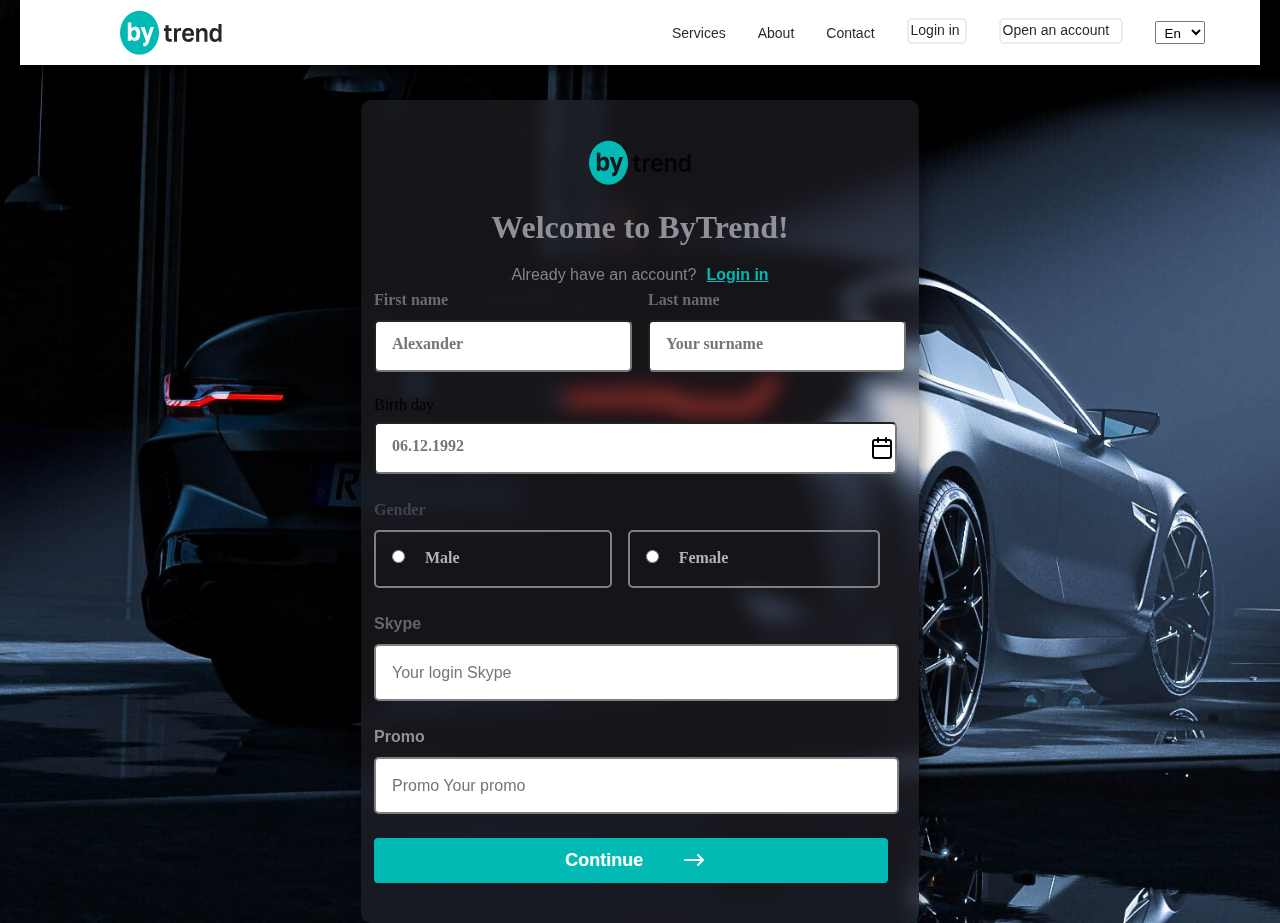
<file: index.html>
<!DOCTYPE html>
<html lang="en">
  <head>
    <meta charset="UTF-8" />
    <meta name="viewport" content="width=device-width, initial-scale=1.0" />
    <link rel="icon" href="./images/logo.svg" />
    <title>by trend</title>
    <link rel="stylesheet" href="./css/main.css" />
  </head>
  <body>
    <header>
      <nav>
        <div class="container">
          <div class="item_nav">
            <img src="./images/logo.svg" alt="logo" />
            <div class="nav_items">
              <ul>
                <li><a href="#">Services</a></li>
                <li><a href="./pages/about.html">About</a></li>
                <li><a href="#">Contact</a></li>
                <li class="login">
                  <svg
                    class="svg_icon"
                    xmlns="http://www.w3.org/2000/svg"
                    width="60"
                    height="26"
                    viewBox="0 0 60 26"
                    fill="none"
                  >
                    <path
                      d="M55.4386 1H4.5614C2.59449 1 1 2.63513 1 4.65217V21.3478C1 23.3649 2.59449 25 4.5614 25H55.4386C57.4055 25 59 23.3649 59 21.3478V4.65217C59 2.63513 57.4055 1 55.4386 1Z"
                      stroke="#D9D9D9"
                    />
                  </svg>
                  <a href="./pages/login_in.html">Login in</a>
                </li>
                <li class="login">
                  <svg
                    class="svg_icon"
                    xmlns="http://www.w3.org/2000/svg"
                    width="124"
                    height="26"
                    viewBox="0 0 124 26"
                    fill="none"
                  >
                    <path
                      d="M119.471 1H4.52893C2.57995 1 1 2.63513 1 4.65217V21.3478C1 23.3649 2.57995 25 4.52893 25H119.471C121.42 25 123 23.3649 123 21.3478V4.65217C123 2.63513 121.42 1 119.471 1Z"
                      stroke="#D9D9D9"
                    />
                  </svg>
                  <a href="./index.html">Open an account</a>
                </li>
                <li>
                  <form>
                    <select for="lang">
                      <option value="en">En</option>
                      <option value="ru">Ru</option>
                      <option value="uz">Uz</option>
                    </select>
                  </form>
                </li>
              </ul>
            </div>
          </div>
        </div>
      </nav>
    </header>
    <main>
      <section class="account">
        <div class="container">
          <div class="hero_main">
            <img src="./images/logo.svg" alt="logo" />
            <h1>Welcome to ByTrend!</h1>
            <p>
              Already have an account?<a href="./pages/login_in.html"
                >Login in</a
              >
            </p>
            <!-- FORM -->
            <form>
              <div class="form_fields">
                <div class="form_field">
                  <label for="text">First name</label>
                  <input
                    type="text"
                    name="text"
                    id="text"
                    placeholder="Alexander"
                    required
                  />
                </div>
                <div class="form_field">
                  <label for="text">Last name</label>
                  <input
                    type="text"
                    name="text"
                    id="text"
                    placeholder="Your surname"
                    required
                  />
                </div>
              </div>

              <div class="form_date">
                <label for="date">Birth day</label>
                <input
                  type="text"
                  name="date"
                  id="date"
                  placeholder="06.12.1992"
                  required
                />
                <img src="./images/calendar.svg" alt="calendar" />
              </div>

              <div class="gen">
                <h2>Gender</h2>
                <div class="form_genders">
                  <div class="form_gender">
                    <input type="radio" name="gender" id="male" required />
                    <label for="male">Male</label>
                  </div>
                  <div class="form_gender">
                    <input type="radio" name="gender" id="female" required />
                    <label for="female">Female</label>
                  </div>
                </div>
              </div>

              <div class="form_skype">
                <label for="skyp">Skype</label>
                <input
                  type="email"
                  name="skyp"
                  id="skyp"
                  placeholder="Your login Skype"
                  required
                />
              </div>

              <div class="form_promo">
                <label for="promo">Promo</label>
                <input
                  type="password"
                  name="promo"
                  id="promo"
                  placeholder="Promo Your promo"
                  required
                  minlength="8"
                  maxlength="10"
                />
              </div>

              <div class="form_submit">
                <button type="submit">
                  Continue
                  <img src="./images/Arrow Right 1 - 24px.svg" alt="righ" />
                </button>
              </div>
            </form>
          </div>
        </div>
      </section>
    </main>
  </body>
</html>
</file>
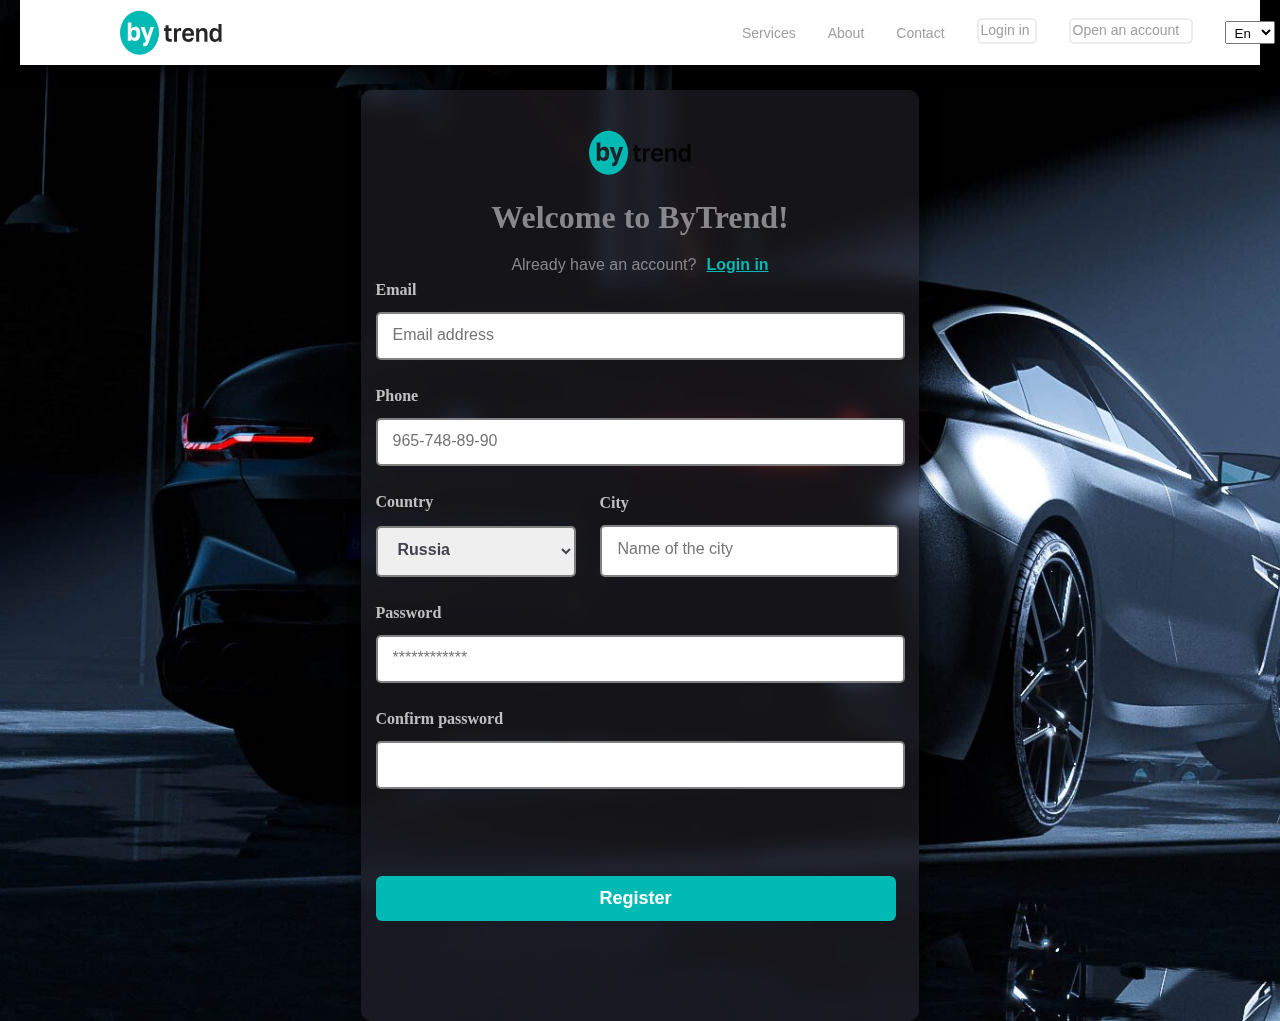
<file: pages/about.html>
<!DOCTYPE html>
<html lang="en">
  <head>
    <meta charset="UTF-8" />
    <meta name="viewport" content="width=device-width, initial-scale=1.0" />
    <link rel="icon" href="../images/logo.svg" />
    <title>by trend</title>
    <link rel="stylesheet" href="../css/about.css" />
  </head>
  <body>
    <header>
      <div class="container">
        <nav>
          <div class="item_nav">
            <img src="../images/logo.svg" alt="logo" />
            <div class="nav_items">
              <ul>
                <li><a href="#">Services</a></li>
                <li><a href="./about.html">About</a></li>
                <li><a href="#">Contact</a></li>
                <li class="login">
                  <svg
                    class="svg_icon"
                    xmlns="http://www.w3.org/2000/svg"
                    width="60"
                    height="26"
                    viewBox="0 0 60 26"
                    fill="none"
                  >
                    <path
                      d="M55.4386 1H4.5614C2.59449 1 1 2.63513 1 4.65217V21.3478C1 23.3649 2.59449 25 4.5614 25H55.4386C57.4055 25 59 23.3649 59 21.3478V4.65217C59 2.63513 57.4055 1 55.4386 1Z"
                      stroke="#D9D9D9"
                    />
                  </svg>
                  <a href="./login_in.html">Login in</a>
                </li>
                <li class="login">
                  <svg
                    class="svg_icon"
                    xmlns="http://www.w3.org/2000/svg"
                    width="124"
                    height="26"
                    viewBox="0 0 124 26"
                    fill="none"
                  >
                    <path
                      d="M119.471 1H4.52893C2.57995 1 1 2.63513 1 4.65217V21.3478C1 23.3649 2.57995 25 4.52893 25H119.471C121.42 25 123 23.3649 123 21.3478V4.65217C123 2.63513 121.42 1 119.471 1Z"
                      stroke="#D9D9D9"
                    />
                  </svg>
                  <a href="../index.html">Open an account</a>
                </li>
                <li>
                  <form>
                    <select for="lang">
                      <option value="en">En</option>
                      <option value="ru">Ru</option>
                      <option value="uz">Uz</option>
                    </select>
                  </form>
                </li>
              </ul>
            </div>
          </div>
        </nav>
      </div>
    </header>
    <main>
      <section>
        <div class="container">
          <div class="form_fields">
            <img src="../images/logo.svg" alt="logo" />
            <h1>Welcome to ByTrend!</h1>
            <p>
              Already have an account?<a href="./login_in.html">Login in</a>
            </p>

            <form>
              <label for="mail">Email</label>
              <input
                type="email"
                name="mail"
                id="mail"
                placeholder="Email address"
                required
              />

              <label for="phone">Phone</label>
              <input
                type="tel"
                name="phone"
                id="phone"
                placeholder="965-748-89-90"
                required
              />

              <div class="form_countrys">
                <div class="form_country">
                  <label for="country">Country</label>
                  <select name="country" id="country" required>
                    <option value="">Russia</option>
                    <option value="">English</option>
                    <option value="">Uzbekistan</option>
                  </select>
                </div>

                <div class="form_country">
                  <label for="text">City</label>
                  <input
                    type="text"
                    name="text"
                    id="text"
                    placeholder="Name of the city"
                    required
                  />
                </div>
              </div>

              <label for="password">Password</label>
              <input
                type="password"
                name="password"
                id="password"
                placeholder="************"
                required
              />
              <label for="password">Confirm password</label>
              <input type="password" name="password" id="password" required />
              <button type="submit">Register</button>
            </form>
          </div>
        </div>
      </section>
    </main>
  </body>
</html>
</file>
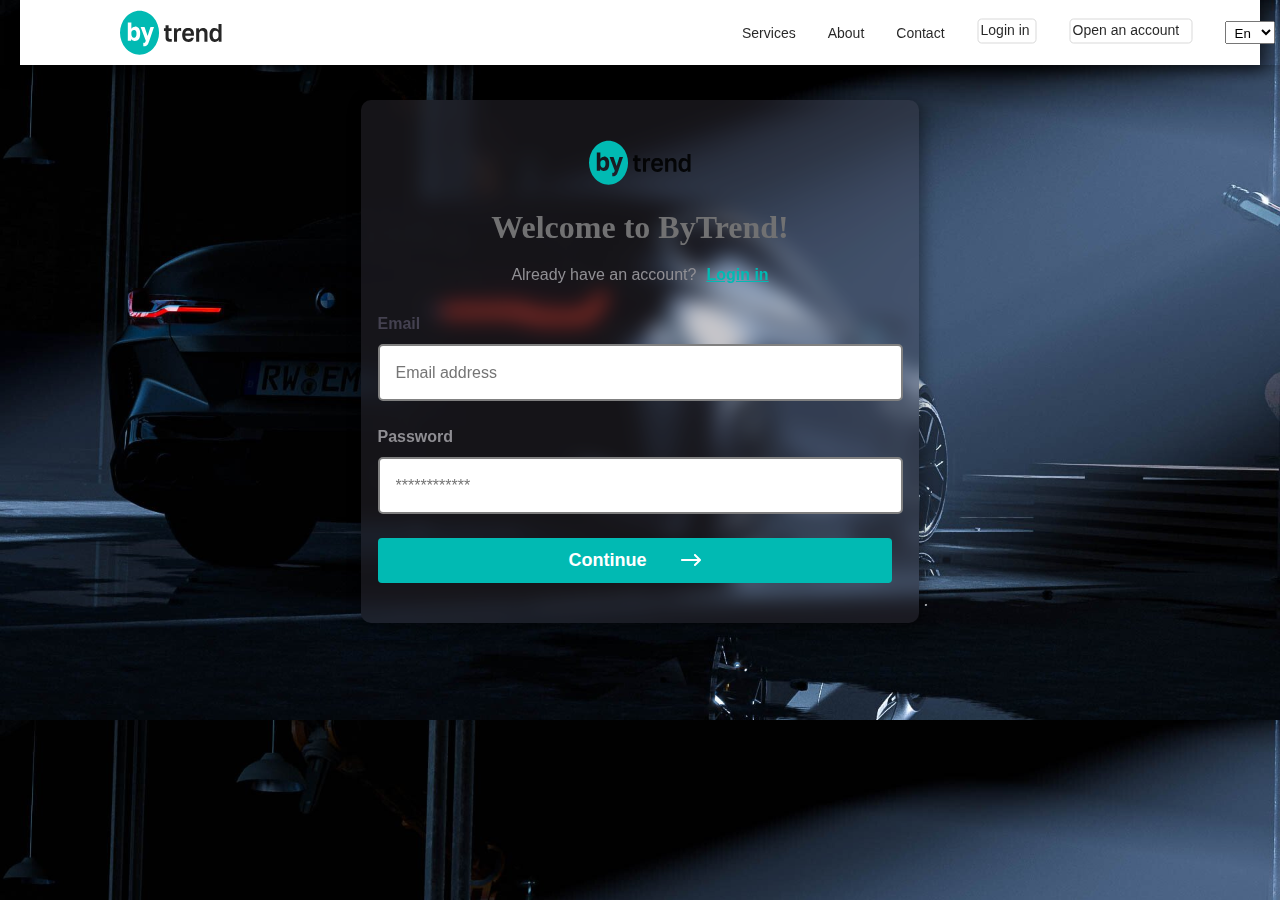
<file: pages/login_in.html>
<!DOCTYPE html>
<html lang="en">
  <head>
    <meta charset="UTF-8" />
    <meta name="viewport" content="width=device-width, initial-scale=1.0" />
    <link rel="icon" href="../images/logo.svg" />
    <title>by trend</title>
    <link rel="stylesheet" href="../css/login_in.css" />
  </head>
  <body>
    <header>
      <div class="container">
        <nav>
          <div class="item_nav">
            <img src="../images/logo.svg" alt="logo" />
            <div class="nav_items">
              <ul>
                <li><a href="#">Services</a></li>
                <li><a href="./about.html">About</a></li>
                <li><a href="#">Contact</a></li>
                <li class="login">
                  <svg
                    class="svg_icon"
                    xmlns="http://www.w3.org/2000/svg"
                    width="60"
                    height="26"
                    viewBox="0 0 60 26"
                    fill="none"
                  >
                    <path
                      d="M55.4386 1H4.5614C2.59449 1 1 2.63513 1 4.65217V21.3478C1 23.3649 2.59449 25 4.5614 25H55.4386C57.4055 25 59 23.3649 59 21.3478V4.65217C59 2.63513 57.4055 1 55.4386 1Z"
                      stroke="#D9D9D9"
                    />
                  </svg>
                  <a href="login_in.html">Login in</a>
                </li>
                <li class="login">
                  <svg
                    class="svg_icon"
                    xmlns="http://www.w3.org/2000/svg"
                    width="124"
                    height="26"
                    viewBox="0 0 124 26"
                    fill="none"
                  >
                    <path
                      d="M119.471 1H4.52893C2.57995 1 1 2.63513 1 4.65217V21.3478C1 23.3649 2.57995 25 4.52893 25H119.471C121.42 25 123 23.3649 123 21.3478V4.65217C123 2.63513 121.42 1 119.471 1Z"
                      stroke="#D9D9D9"
                    />
                  </svg>
                  <a href="../index.html">Open an account</a>
                </li>
                <li>
                  <form>
                    <select for="lang">
                      <option value="en">En</option>
                      <option value="ru">Ru</option>
                      <option value="uz">Uz</option>
                    </select>
                  </form>
                </li>
              </ul>
            </div>
          </div>
        </nav>
      </div>
    </header>
    <main>
      <section class="account">
        <div class="container">
          <div class="hero_main">
            <img src="../images/logo.svg" alt="logo" />
            <h1>Welcome to ByTrend!</h1>
            <p>Already have an account?<a href="login_in.html">Login in</a></p>
            <!-- FORM -->

            <form>
              <div class="form_email">
                <label for="mail">Email</label>
                <input
                  type="email"
                  name="mail"
                  id="mail"
                  placeholder="Email address"
                  required
                />
              </div>

              <div class="form_password">
                <label for="password">Password</label>
                <input
                  type="password"
                  name="password"
                  id="password"
                  placeholder="************"
                  required
                  minlength="8"
                />
              </div>

              <div class="form_submit">
                <button type="submit">
                  Continue
                  <img src="../images/Arrow Right 1 - 24px.svg" alt="righ" />
                </button>
              </div>
            </form>
          </div>
        </div>
      </section>
    </main>
  </body>
</html>
</file>
<file: css/main.css>
* {
  margin: 0;
  padding: 0;
  box-sizing: border-box;
}

body {
  background-image: url(../images/m8-.jpg);
  background-size: cover;
}

.container {
  max-width: 1440px;
  margin: 0 auto;
  padding: 0 20px;
}

nav {
  box-shadow: 3px 3px 15px 1px rgba(0, 0, 0, 0.4);
}

header {
  box-shadow: 3px 0 20px 1px rgba(0, 0, 0, 0.4);
  top: 0;
  left: 0;
  right: 0;
  z-index: 1;
  position: fixed;
}

.item_nav {
  background-color: #fff;
  display: flex;
  justify-content: space-between;
  align-items: center;
  box-shadow: 3px 3px 15px 1px rgba(0, 0, 0, 0.4);
  padding: 10px 100px;
  gap: 520px;
}

.nav_items ul {
  display: flex;
  align-items: center;
  gap: 32px;
  list-style: none;
}

.nav_items a {
  text-decoration: none;
  color: rgba(0, 0, 0, 0.85);
  font-family: sans-serif;
  font-size: 14px;
  font-style: normal;
  font-weight: 400;
  line-height: normal;
}

#lang {
  outline: none;
}

.login {
  position: relative;
  display: block;
}

.login a {
  position: absolute;
  top: 4.5px;
  left: 4px;
}

select {
  padding: 3px 5px 1px;
  outline: none;
}

/* MAIN */

.account {
  margin-top: 100px;
}

.hero_main {
  background-color: #4441504d;
  backdrop-filter: blur(10px);
  width: 45%;
  display: flex;
  justify-content: center;
  align-items: center;
  flex-direction: column;
  box-shadow: 3px 3px 15px 1px rgba(0, 0, 0, 0.4);
  border-radius: 10px;
  margin: auto;
  margin-top: 40px;
  border-radius: 1px solid;
}

.hero_main img {
  padding-top: 40px;
  padding-bottom: 24px;
}

.hero_main h1 {
  padding-bottom: 16px;
  color: #919097;
}

.hero_main p {
  color: #838286;
  font-family: sans-serif;
  font-size: 16px;
  font-style: normal;
  font-weight: 400;
  line-height: 26px; /* 162.5% */
}

.hero_main a {
  display: inline-block;
  margin-left: 10px;
  color: var(--01-bab-3, #01bab3);
  font-family: sans-serif;
  font-size: 16px;
  font-style: normal;
  font-weight: 600;
  line-height: 26px; /* 162.5% */
}

.form_fields {
  display: flex;
  align-items: center;
  gap: 16px;
}

.form_field input {
  margin-bottom: 24px;
  display: block;
  font-size: 16px;
  border-radius: 5px;
  padding: 10px 32px 14px 16px;
  color: #444150;
  font-family: Segoe UI;
  font-size: 16px;
  font-style: normal;
  font-weight: 600;
  line-height: 24px; /* 150% */
}

.form_field label {
  color: #6b6a6e;
  font-family: Segoe UI;
  font-size: 16px;
  font-style: normal;
  font-weight: 600;
  line-height: 24px; /* 150% */
}

input {
  margin-top: 8px;
  outline: none;
}

.form_date {
  position: relative;
  margin-bottom: 24px;
}

.form_date img {
  position: absolute;
  top: 0px;
  right: 12px;
}

.form_date input {
  display: block;
  padding: 10px 297px 14px 16px;
  color: #444150;
  font-family: Segoe UI;
  font-size: 16px;
  font-style: normal;
  font-weight: 600;
  line-height: 24px; /* 150% */
  border-radius: 5px;
}

.form_genders {
  display: flex;
  align-items: center;
  gap: 16px;
}

h2 {
  color: #444150;
  font-family: Segoe UI;
  font-size: 16px;
  font-style: normal;
  font-weight: 600;
  line-height: 24px; /* 150% */
}

.form_gender {
  /* width: 200px; */
  border: 2px solid grey;
  padding: 10px 150px 16px 16px;
  transition: 0.4s;
  border-radius: 5px;
  cursor: pointer;
  margin-top: 8px;
}

.form_gender:hover {
  border: 2px solid #01bab3;
}

.form_gender input {
  cursor: pointer;
  color: #838286;
}

.form_gender label {
  margin-left: 16px;
  font-size: 18px;
  cursor: pointer;
  color: #b2b1b6;
  font-family: Segoe UI;
  font-size: 16px;
  font-style: normal;
  font-weight: 600;
  line-height: 24px; /* 150% */
}

#male:hover {
  border-color: #01bab3;
}

.form_skype {
  margin-top: 24px;
}

.form_skype label {
  color: #66646d;
  font-family: sans-serif;
  font-size: 16px;
  font-style: normal;
  font-weight: 600;
  line-height: 24px; /* 150% */
}

.form_skype input {
  display: block;
  padding: 15px 298px 14px 16px;
  color: #444150;
  font-family: sans-serif;
  font-size: 16px;
  font-style: normal;
  font-weight: 400;
  line-height: 24px; /* 150% */
  border: 2px solid gray;
  border-radius: 5px;
}

.form_promo {
  margin-top: 24px;
}

.form_promo label {
  color: #929195;
  font-family: sans-serif;
  font-size: 16px;
  font-style: normal;
  font-weight: 600;
  line-height: 24px; /* 150% */
}

.form_promo input {
  display: block;
  padding: 15px 298px 14px 16px;
  color: #444150;
  font-family: sans-serif;
  font-size: 16px;
  font-style: normal;
  font-weight: 400;
  line-height: 24px; /* 150% */
  border: 2px solid gray;
  border-radius: 5px;
}

.form_submit {
  position: relative;
}

button {
  text-decoration: none;
  margin-top: 24px;
  margin-bottom: 40px;
  display: flex;
  justify-content: center;
  align-items: center;
  border-radius: 4px;
  background: var(--01-bab-3, #01bab3);
  font-family: sans-serif;
  border: none;
  padding: 12px 245px 12px 191px;
  color: var(--ffffff, #fff);
  font-size: 18px;
  font-style: normal;
  font-weight: 600;
  line-height: normal;
  cursor: pointer;
}

.form_submit img {
  position: absolute;
  top: -30px;
  right: 200px;
}

@media only screen and (max-width: 1300px) {
  .item_nav {
    display: flex;
    gap: 450px;
  }
}

@media only screen and (max-width: 1235px) {
  .item_nav {
    display: flex;
    gap: 350px;
  }

  .form_fields {
    display: flex;
    justify-content: center;
  }

  #text {
    padding: 8px 15px 10px 15px;
  }

  .form_date {
    margin: auto;
  }

  .form_date img {
    position: absolute;
    top: -7px;
    right: 30px;
  }

  .form_date label,
  #date {
    margin: auto;
    padding: 10px 255px 14px 15px;
  }

  .gen h2 {
    margin-top: 15px;
    margin-bottom: 10px;
  }

  .form_genders {
    display: flex;
    justify-content: center;
  }

  .form_gender {
    padding: 10px 130px 14px 14px;
  }

  .form_skype input {
    padding: 15px 255px 14px 15px;
  }

  .form_promo input {
    padding: 15px 255px 14px 15px;
  }

  .form_submit button {
    padding: 12px 200px 12px 190px;
  }

  .form_submit img {
    position: absolute;
    top: -30px;
    right: 165px;
  }
}

@media only screen and (max-width: 1130px) {
  .item_nav {
    display: flex;
    gap: 200px;
  }

  .form_fields {
    display: flex;
    justify-content: center;
  }

  #text {
    padding: 8px 0 8px 10px;
  }

  .form_date {
    margin: auto;
  }

  .form_date img {
    position: absolute;
    top: -7px;
    right: 20px;
  }

  .form_date label,
  #date {
    margin: auto;
    padding: 10px 205px 14px 15px;
  }

  .gen h2 {
    margin-top: 15px;
    margin-bottom: 10px;
  }

  .form_genders {
    display: flex;
    justify-content: center;
  }

  .form_gender {
    padding: 10px 100px 14px 14px;
  }

  .form_skype input {
    padding: 15px 205px 14px 15px;
  }

  .form_promo input {
    padding: 15px 205px 14px 15px;
  }

  .form_submit button {
    padding: 12px 180px 12px 160px;
  }

  .form_submit img {
    position: absolute;
    top: -30px;
    right: 185px;
  }
}

@media only screen and (max-width: 990px) {
  .item_nav {
    display: flex;
    gap: 150px;
  }

  .form_fields {
    display: flex;
    gap: 8px;
  }

  #text {
    padding: 8px 0 8px 5px;
  }

  .form_date {
    margin: auto;
  }

  .form_date img {
    position: absolute;
    top: -7px;
    right: 25px;
  }

  .form_date label,
  #date {
    margin: auto;
    padding: 10px 170px 14px 15px;
  }

  .gen h2 {
    margin-left: 15px;
    margin-top: 15px;
    margin-bottom: 10px;
  }

  .form_genders {
    display: flex;
    justify-content: center;
  }

  .form_gender {
    padding: 10px 75px 14px 14px;
  }

  .form_skype label {
    margin-left: 15px;
  }

  .form_skype input {
    margin-left: 15px;
    padding: 15px 165px 14px 15px;
  }

  .form_promo label {
    margin-left: 15px;
  }

  .form_promo input {
    margin-left: 15px;
    padding: 15px 165px 14px 15px;
  }

  .form_submit button {
    margin-left: 20px;
    padding: 12px 170px 12px 120px;
  }

  .form_submit img {
    position: absolute;
    top: -30px;
    right: 165px;
  }
}
</file>
<file: css/about.css>
* {
  margin: 0;
  padding: 0;
  box-sizing: border-box;
}

body {
  background-image: url(../images/m8-.jpg);
  background-size: cover;
}

.container {
  max-width: 1440px;
  margin: 0 auto;
  padding: 0 20px;
}

nav {
  box-shadow: 3px 3px 15px 1px rgba(0, 0, 0, 0.4);
}

header {
  box-shadow: 3px 0 20px 1px rgba(0, 0, 0, 0.4);
  top: 0;
  left: 0;
  right: 0;
  z-index: 1;
  position: fixed;
}

.item_nav {
  background-color: #fff;
  display: flex;
  justify-content: space-between;
  align-items: center;
  box-shadow: 3px 3px 15px 1px rgba(0, 0, 0, 0.4);
  padding: 10px 100px;
  gap: 520px;
}

.nav_items ul {
  display: flex;
  align-items: center;
  gap: 32px;
  list-style: none;
}

.nav_items a {
  text-decoration: none;
  color: rgba(143, 141, 141, 0.85);
  font-family: sans-serif;
  font-size: 14px;
  font-style: normal;
  font-weight: 400;
  line-height: normal;
}

#lang {
  outline: none;
}

.login {
  position: relative;
  display: block;
}

.login a {
  position: absolute;
  top: 4.5px;
  left: 4px;
}

select {
  padding: 3px 5px 1px;
  outline: none;
}

/* MAIN */

.form_fields {
  width: 45%;
  display: flex;
  justify-content: center;
  align-items: center;
  flex-direction: column;
  box-shadow: 3px 3px 15px 1px rgba(0, 0, 0, 0.4);
  border-radius: 10px;
  margin: auto;
  margin-top: 90px;
  z-index: 0;
  background-color: #4441504d;
  backdrop-filter: blur(10px);
}

.form_fields img {
  padding-top: 40px;
  padding-bottom: 24px;
}

.form_fields h1 {
  padding-bottom: 16px;
  color: #88878b;
}

.form_fields p {
  color: #88878b;
  font-family: sans-serif;
  font-size: 16px;
  font-style: normal;
  font-weight: 400;
  line-height: 26px; /* 162.5% */
}

.form_fields a {
  display: inline-block;
  margin-left: 10px;
  color: var(--01-bab-3, #01bab3);
  font-family: sans-serif;
  font-size: 16px;
  font-style: normal;
  font-weight: 600;
  line-height: 26px; /* 162.5% */
}

input {
  display: block;
  margin-bottom: 24px;
  padding: 9px 303px 11px 15px;
  color: #444150;
  font-family: sans-serif;
  font-size: 16px;
  font-style: normal;
  font-weight: 400;
  line-height: 24px; /* 150% */
  border: 2px solid gray;
  border-radius: 5px;
  margin-top: 10px;
}

label {
  color: #c0c0c2;
  font-family: Segoe UI;
  font-size: 16px;
  font-style: normal;
  font-weight: 600;
  line-height: 24px; /* 150% */
}

.form_countrys {
  display: flex;
  align-items: center;
  gap: 24px;
}

.form_country select {
  border: 2px solid gray;
  border-radius: 5px;
}

#country {
  padding: 12px 75px 16px 16px;
  color: #444150;
  font-family: sans-serif;
  font-size: 16px;
  font-style: normal;
  font-weight: 600;
  line-height: 24px; /* 150% */
  margin-top: 12px;
  margin-bottom: 24px;
}

.form_country input {
  display: block;
  padding: 10px 72px 14px 16px;
}

select {
  display: block;
}

button {
  margin-top: 63px;
  margin-bottom: 100px;
  border-radius: 6px;
  background: var(--01-bab-3, #01bab3);
  color: var(--ffffff, #fff);
  text-align: center;
  font-family: sans-serif;
  font-size: 18px;
  font-style: normal;
  font-weight: 600;
  line-height: normal;
  padding: 12px 224px;
  border: none;
  cursor: pointer;
}
</file>
<file: css/login_in.css>
* {
  margin: 0;
  padding: 0;
  box-sizing: border-box;
}

body {
  background-image: url(../images/m8-.jpg);
  background-size: cover;
}

.container {
  max-width: 1440px;
  margin: 0 auto;
  padding: 0 20px;
}

nav {
  box-shadow: 3px 3px 15px 1px rgba(0, 0, 0, 0.4);
}

header {
  box-shadow: 3px 0 20px 1px rgba(0, 0, 0, 0.4);
  top: 0;
  left: 0;
  right: 0;
  z-index: 1;
  position: fixed;
}

.item_nav {
  background-color: #fff;
  display: flex;
  justify-content: space-between;
  align-items: center;
  box-shadow: 3px 3px 15px 1px rgba(0, 0, 0, 0.4);
  padding: 10px 100px;
  gap: 520px;
}

.nav_items ul {
  display: flex;
  align-items: center;
  gap: 32px;
  list-style: none;
}

.nav_items a {
  text-decoration: none;
  color: rgba(0, 0, 0, 0.85);
  font-family: sans-serif;
  font-size: 14px;
  font-style: normal;
  font-weight: 400;
  line-height: normal;
}

#lang {
  outline: none;
}

.login {
  position: relative;
  display: block;
}

.login a {
  position: absolute;
  top: 4.5px;
  left: 4px;
}

select {
  padding: 3px 5px 1px;
  outline: none;
}

/* MAIN */

.account {
  margin-top: 100px;
}

.hero_main {
  width: 45%;
  display: flex;
  justify-content: center;
  align-items: center;
  flex-direction: column;
  box-shadow: 3px 3px 15px 1px rgba(0, 0, 0, 0.4);
  border-radius: 10px;
  margin: auto;
  margin-top: 40px;
  border-radius: 1px solid wheat;
  background-color: #4441504d;
  backdrop-filter: blur(10px);
}

.hero_main img {
  padding-top: 40px;
  padding-bottom: 24px;
}

.hero_main h1 {
  padding-bottom: 16px;
  color: #717172;
}

.hero_main p {
  color: #908f94;
  font-family: sans-serif;
  font-size: 16px;
  font-style: normal;
  font-weight: 400;
  line-height: 26px; /* 162.5% */
}

.hero_main a {
  display: inline-block;
  margin-left: 10px;
  color: var(--01-bab-3, #01bab3);
  font-family: sans-serif;
  font-size: 16px;
  font-style: normal;
  font-weight: 600;
  line-height: 26px; /* 162.5% */
}

.form_email {
  margin-top: 24px;
}

.form_email label {
  color: #444150;
  font-family: sans-serif;
  font-size: 16px;
  font-style: normal;
  font-weight: 600;
  line-height: 24px; /* 150% */
}

.form_email input {
  display: block;
  padding: 15px 298px 14px 16px;
  color: #444150;
  font-family: sans-serif;
  font-size: 16px;
  font-style: normal;
  font-weight: 400;
  line-height: 24px; /* 150% */
  border: 2px solid gray;
  border-radius: 5px;
}

.form_password {
  margin-top: 24px;
}

.form_password label {
  color: #8f8e93;
  font-family: sans-serif;
  font-size: 16px;
  font-style: normal;
  font-weight: 600;
  line-height: 24px; /* 150% */
}

.form_password input {
  display: block;
  padding: 15px 298px 14px 16px;
  color: #444150;
  font-family: sans-serif;
  font-size: 16px;
  font-style: normal;
  font-weight: 400;
  line-height: 24px; /* 150% */
  border: 2px solid gray;
  border-radius: 5px;
}

input {
  margin-top: 8px;
  outline: none;
}

.form_submit {
  position: relative;
}

button {
  text-decoration: none;
  margin-top: 24px;
  margin-bottom: 40px;
  display: flex;
  justify-content: center;
  align-items: center;
  border-radius: 4px;
  background: var(--01-bab-3, #01bab3);
  font-family: sans-serif;
  border: none;
  padding: 12px 245px 12px 191px;
  color: var(--ffffff, #fff);
  font-size: 18px;
  font-style: normal;
  font-weight: 600;
  line-height: normal;
  cursor: pointer;
}

.form_submit img {
  position: absolute;
  top: -30px;
  right: 200px;
}
</file>
